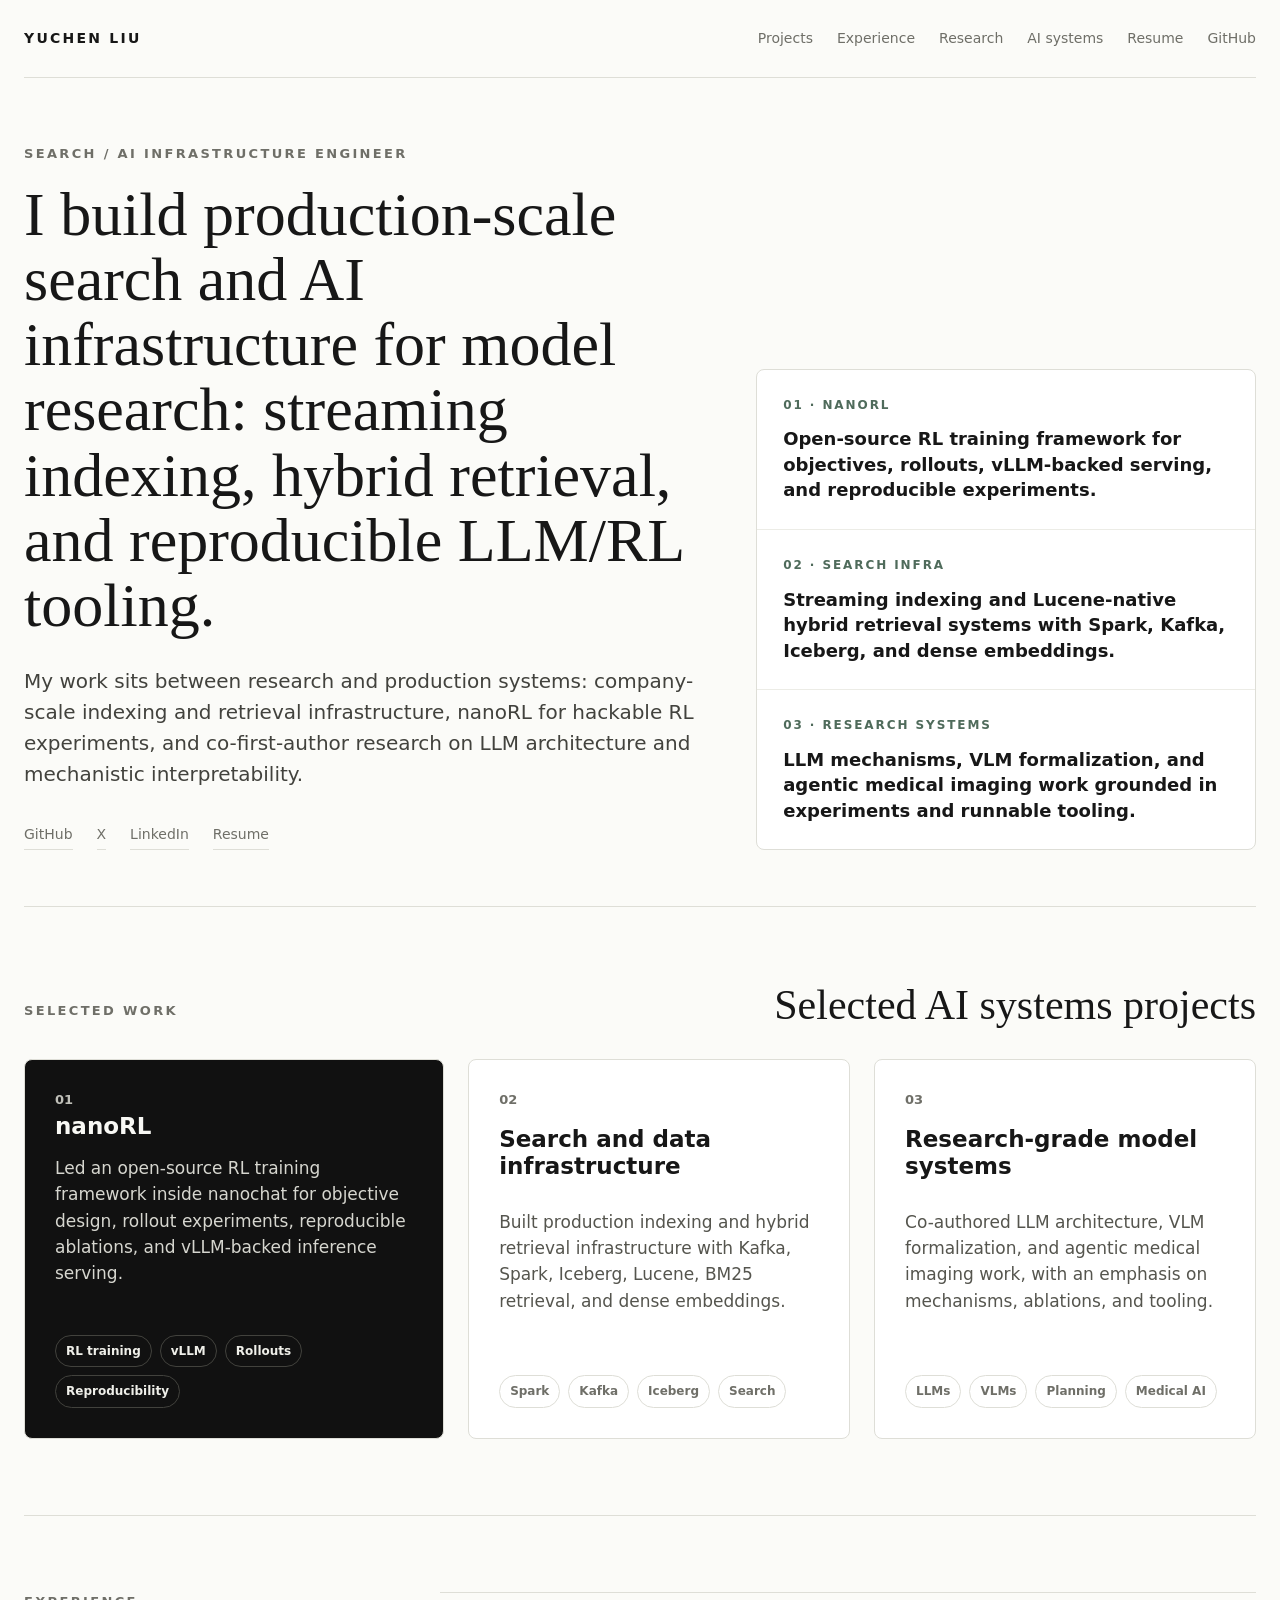
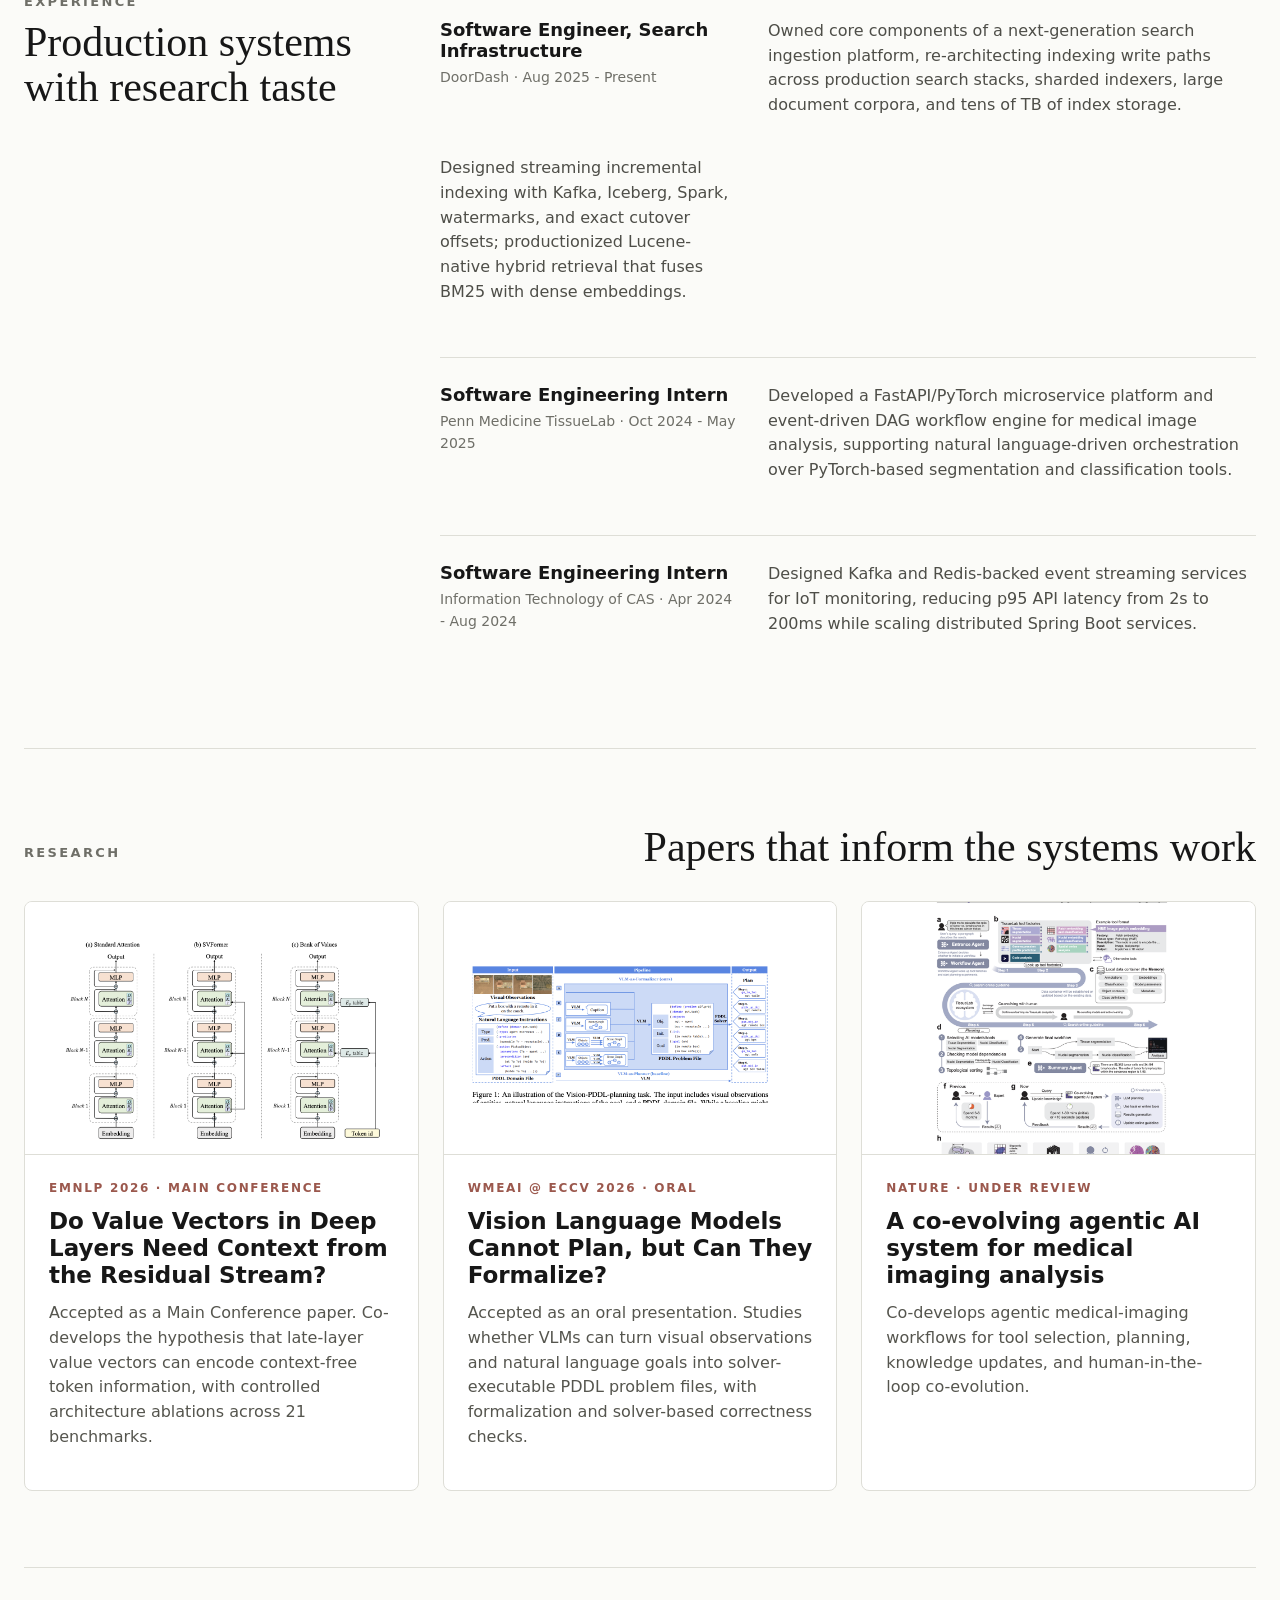
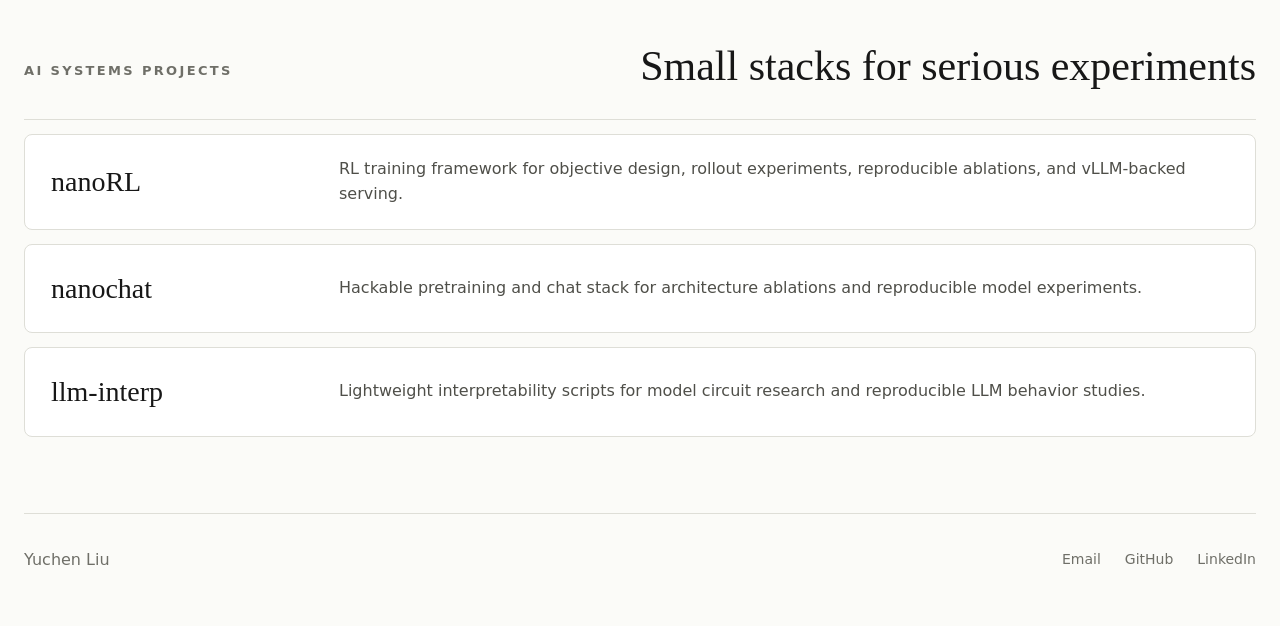
<file: index.html>
<!doctype html>
<html lang="en">
  <head>
    <meta charset="utf-8">
    <meta name="viewport" content="width=device-width, initial-scale=1">
    <title>Yuchen Liu</title>
    <meta
      name="description"
      content="Yuchen Liu builds production-scale search and AI infrastructure, hybrid retrieval systems, and research-grade LLM tooling."
    >
    <link rel="stylesheet" href="styles.css">
  </head>
  <body>
    <header class="site-header">
      <a class="wordmark" href="#top" aria-label="Yuchen Liu home">Yuchen Liu</a>
      <nav class="top-nav" aria-label="Primary navigation">
        <a href="#work">Projects</a>
        <a href="#experience">Experience</a>
        <a href="#research">Research</a>
        <a href="#open-source">AI systems</a>
        <a href="resume/">Resume</a>
        <a href="https://github.com/Upcccccc">GitHub</a>
      </nav>
    </header>

    <main id="top">
      <section class="hero" aria-labelledby="hero-title">
        <div class="hero-copy">
          <p class="eyebrow">Search / AI infrastructure engineer</p>
          <h1 id="hero-title">
            I build production-scale search and AI infrastructure for model
            research: streaming indexing, hybrid retrieval, and reproducible
            LLM/RL tooling.
          </h1>
          <p class="hero-text">
            My work sits between research and production systems: company-scale
            indexing and retrieval infrastructure, nanoRL for hackable RL
            experiments, and co-first-author research on LLM architecture and
            mechanistic interpretability.
          </p>
          <div class="hero-links" aria-label="Profile links">
            <a href="https://github.com/Upcccccc">GitHub</a>
            <a href="https://x.com/YuchenL52766559">X</a>
            <a href="https://www.linkedin.com/in/liuyuche/">LinkedIn</a>
            <a href="resume/">Resume</a>
          </div>
        </div>

        <div class="fit-panel" aria-label="Selected alignment">
          <div class="fit-row">
            <span class="fit-kicker">01 · nanoRL</span>
            <strong>Open-source RL training framework for objectives, rollouts, vLLM-backed serving, and reproducible experiments.</strong>
          </div>
          <div class="fit-row">
            <span class="fit-kicker">02 · Search infra</span>
            <strong>Streaming indexing and Lucene-native hybrid retrieval systems with Spark, Kafka, Iceberg, and dense embeddings.</strong>
          </div>
          <div class="fit-row">
            <span class="fit-kicker">03 · Research systems</span>
            <strong>LLM mechanisms, VLM formalization, and agentic medical imaging work grounded in experiments and runnable tooling.</strong>
          </div>
        </div>
      </section>

      <section class="section" id="work" aria-labelledby="work-title">
        <div class="section-heading">
          <p class="eyebrow">Selected work</p>
          <h2 id="work-title">Selected AI systems projects</h2>
        </div>

        <div class="feature-grid">
          <a class="feature-card primary" href="https://github.com/RiddleHe/nanochat">
            <span class="card-index">01</span>
            <h3>nanoRL</h3>
            <p>
              Led an open-source RL training framework inside nanochat for
              objective design, rollout experiments, reproducible ablations, and
              vLLM-backed inference serving.
            </p>
            <ul class="tag-list" aria-label="nanoRL keywords">
              <li>RL training</li>
              <li>vLLM</li>
              <li>Rollouts</li>
              <li>Reproducibility</li>
            </ul>
          </a>

          <a class="feature-card" href="#experience">
            <span class="card-index">02</span>
            <h3>Search and data infrastructure</h3>
            <p>
              Built production indexing and hybrid retrieval infrastructure with
              Kafka, Spark, Iceberg, Lucene, BM25 retrieval, and dense embeddings.
            </p>
            <ul class="tag-list" aria-label="Data infrastructure keywords">
              <li>Spark</li>
              <li>Kafka</li>
              <li>Iceberg</li>
              <li>Search</li>
            </ul>
          </a>

          <a class="feature-card" href="#research">
            <span class="card-index">03</span>
            <h3>Research-grade model systems</h3>
            <p>
              Co-authored LLM architecture, VLM formalization, and agentic medical
              imaging work, with an emphasis on mechanisms, ablations, and tooling.
            </p>
            <ul class="tag-list" aria-label="Research keywords">
              <li>LLMs</li>
              <li>VLMs</li>
              <li>Planning</li>
              <li>Medical AI</li>
            </ul>
          </a>
        </div>
      </section>

      <section class="section split-section" id="experience" aria-labelledby="experience-title">
        <div class="section-heading sticky-heading">
          <p class="eyebrow">Experience</p>
          <h2 id="experience-title">Production systems with research taste</h2>
        </div>

        <div class="timeline">
          <article class="timeline-item">
            <div>
              <h3>Software Engineer, Search Infrastructure</h3>
              <p>DoorDash · Aug 2025 - Present</p>
            </div>
            <p>
              Owned core components of a next-generation search ingestion
              platform, re-architecting indexing write paths across production
              search stacks, sharded indexers, large document corpora, and tens
              of TB of index storage.
            </p>
            <p>
              Designed streaming incremental indexing with Kafka, Iceberg, Spark,
              watermarks, and exact cutover offsets; productionized Lucene-native
              hybrid retrieval that fuses BM25 with dense embeddings.
            </p>
          </article>

          <article class="timeline-item">
            <div>
              <h3>Software Engineering Intern</h3>
              <p>Penn Medicine TissueLab · Oct 2024 - May 2025</p>
            </div>
            <p>
              Developed a FastAPI/PyTorch microservice platform and event-driven
              DAG workflow engine for medical image analysis, supporting natural
              language-driven orchestration over PyTorch-based segmentation and
              classification tools.
            </p>
          </article>

          <article class="timeline-item">
            <div>
              <h3>Software Engineering Intern</h3>
              <p>Information Technology of CAS · Apr 2024 - Aug 2024</p>
            </div>
            <p>
              Designed Kafka and Redis-backed event streaming services for IoT
              monitoring, reducing p95 API latency from 2s to 200ms while scaling
              distributed Spring Boot services.
            </p>
          </article>
        </div>
      </section>

      <section class="section" id="research" aria-labelledby="research-title">
        <div class="section-heading">
          <p class="eyebrow">Research</p>
          <h2 id="research-title">Papers that inform the systems work</h2>
        </div>

        <div class="paper-grid">
          <a class="paper-card" href="https://arxiv.org/abs/2606.02780">
            <img src="assets/images/bank-of-values.png" alt="Bank of Values architecture figure">
            <div class="paper-body">
              <p class="paper-meta">EMNLP 2026 · Main Conference</p>
              <h3>Do Value Vectors in Deep Layers Need Context from the Residual Stream?</h3>
              <p>
                Accepted as a Main Conference paper. Co-develops the hypothesis
                that late-layer value vectors can
                encode context-free token information, with controlled
                architecture ablations across 21 benchmarks.
              </p>
            </div>
          </a>

          <a class="paper-card" href="https://arxiv.org/abs/2509.21576">
            <img src="assets/images/vlm-formalize.png" alt="Vision-PDDL planning task pipeline">
            <div class="paper-body">
              <p class="paper-meta">WMEAI @ ECCV 2026 · Oral</p>
              <h3>Vision Language Models Cannot Plan, but Can They Formalize?</h3>
              <p>
                Accepted as an oral presentation. Studies whether VLMs can turn visual observations and natural
                language goals into solver-executable PDDL problem files, with
                formalization and solver-based correctness checks.
              </p>
            </div>
          </a>

          <a class="paper-card" href="https://arxiv.org/abs/2509.20279">
            <img src="assets/images/tissuelab-agentic.png" alt="Agentic medical imaging workflow diagram">
            <div class="paper-body">
              <p class="paper-meta">Nature · Under review</p>
              <h3>A co-evolving agentic AI system for medical imaging analysis</h3>
              <p>
                Co-develops agentic medical-imaging workflows for tool selection,
                planning, knowledge updates, and human-in-the-loop co-evolution.
              </p>
            </div>
          </a>
        </div>
      </section>

      <section class="section" id="open-source" aria-labelledby="oss-title">
        <div class="section-heading">
          <p class="eyebrow">AI systems projects</p>
          <h2 id="oss-title">Small stacks for serious experiments</h2>
        </div>

        <div class="repo-list">
          <a class="repo-row" href="https://github.com/RiddleHe/nanochat">
            <span>nanoRL</span>
            <p>RL training framework for objective design, rollout experiments, reproducible ablations, and vLLM-backed serving.</p>
          </a>
          <a class="repo-row" href="https://github.com/RiddleHe/nanochat">
            <span>nanochat</span>
            <p>Hackable pretraining and chat stack for architecture ablations and reproducible model experiments.</p>
          </a>
          <a class="repo-row" href="https://github.com/RiddleHe/llm-interp">
            <span>llm-interp</span>
            <p>Lightweight interpretability scripts for model circuit research and reproducible LLM behavior studies.</p>
          </a>
        </div>
      </section>
    </main>

    <footer class="site-footer">
      <p>Yuchen Liu</p>
      <div>
        <a href="mailto:yql6113@gmail.com">Email</a>
        <a href="https://github.com/Upcccccc">GitHub</a>
        <a href="https://www.linkedin.com/in/liuyuche/">LinkedIn</a>
      </div>
    </footer>

    <script src="script.js"></script>
  </body>
</html>
</file>
<file: styles.css>
:root {
  color-scheme: light;
  --bg: #fbfbf8;
  --panel: #ffffff;
  --ink: #171717;
  --muted: #6f6f68;
  --line: #deded7;
  --soft-line: #ecece6;
  --blue: #305f7a;
  --green: #4f6b5b;
  --red: #9b584d;
  --shadow: 0 18px 38px rgba(20, 20, 20, 0.08);
}

* {
  box-sizing: border-box;
}

html {
  scroll-behavior: smooth;
}

body {
  margin: 0;
  background: var(--bg);
  color: var(--ink);
  font-family: Inter, ui-sans-serif, system-ui, -apple-system, BlinkMacSystemFont, "Segoe UI", sans-serif;
  font-size: 16px;
  line-height: 1.55;
  letter-spacing: 0;
}

a {
  color: inherit;
  text-decoration: none;
}

img {
  display: block;
  max-width: 100%;
}

.site-header,
.site-footer,
main {
  width: min(1480px, calc(100% - 48px));
  margin: 0 auto;
}

.site-header {
  position: sticky;
  top: 0;
  z-index: 20;
  display: flex;
  align-items: center;
  justify-content: space-between;
  min-height: 78px;
  border-bottom: 1px solid var(--line);
  background: rgba(251, 251, 248, 0.92);
  backdrop-filter: blur(12px);
}

.wordmark {
  font-size: 14px;
  font-weight: 800;
  letter-spacing: 0.16em;
  text-transform: uppercase;
}

.top-nav,
.hero-links,
.site-footer div {
  display: flex;
  align-items: center;
  gap: 24px;
}

.top-nav a,
.hero-links a,
.site-footer a {
  color: var(--muted);
  font-size: 14px;
  transition: color 180ms ease, transform 180ms ease;
}

.top-nav a:hover,
.hero-links a:hover,
.site-footer a:hover {
  color: var(--ink);
  transform: translateY(-1px);
}

.hero {
  display: grid;
  grid-template-columns: minmax(0, 1.15fr) minmax(360px, 0.85fr);
  gap: 56px;
  align-items: end;
  min-height: min(760px, calc(100vh - 78px));
  padding: 66px 0 56px;
  border-bottom: 1px solid var(--line);
}

.eyebrow {
  margin: 0 0 18px;
  color: var(--muted);
  font-size: 13px;
  font-weight: 700;
  letter-spacing: 0.18em;
  text-transform: uppercase;
}

h1,
h2,
h3,
p {
  margin-top: 0;
}

h1,
h2 {
  font-family: Georgia, "Times New Roman", serif;
  font-weight: 500;
  letter-spacing: 0;
}

h1 {
  max-width: 980px;
  margin-bottom: 28px;
  font-size: 62px;
  line-height: 1.05;
}

h2 {
  margin-bottom: 0;
  font-size: 42px;
  line-height: 1.08;
}

h3 {
  margin-bottom: 12px;
  font-size: 23px;
  line-height: 1.18;
  letter-spacing: 0;
}

.hero-text {
  max-width: 830px;
  margin-bottom: 34px;
  color: #42423d;
  font-size: 20px;
  line-height: 1.55;
}

.hero-links {
  flex-wrap: wrap;
}

.hero-links a {
  padding-bottom: 4px;
  border-bottom: 1px solid var(--line);
}

.fit-panel {
  display: grid;
  gap: 0;
  border: 1px solid var(--line);
  border-radius: 8px;
  background: var(--panel);
  overflow: hidden;
}

.fit-row {
  padding: 26px;
  border-bottom: 1px solid var(--soft-line);
  transition: background 180ms ease, transform 180ms ease;
}

.fit-row:last-child {
  border-bottom: 0;
}

.fit-row:hover {
  background: #f4f6f3;
  transform: translateY(-2px);
}

.fit-kicker {
  display: block;
  margin-bottom: 12px;
  color: var(--green);
  font-size: 12px;
  font-weight: 800;
  letter-spacing: 0.16em;
  text-transform: uppercase;
}

.fit-row strong {
  display: block;
  max-width: 520px;
  font-size: 18px;
  line-height: 1.42;
}

.section {
  padding: 76px 0;
  border-bottom: 1px solid var(--line);
}

.section-heading {
  display: flex;
  align-items: end;
  justify-content: space-between;
  gap: 32px;
  margin-bottom: 30px;
}

.section-heading .eyebrow {
  min-width: 170px;
  margin-bottom: 8px;
}

.feature-grid {
  display: grid;
  grid-template-columns: 1.1fr 1fr 1fr;
  gap: 24px;
}

.feature-card,
.paper-card,
.repo-row {
  border: 1px solid var(--line);
  border-radius: 8px;
  background: var(--panel);
  transition: transform 190ms ease, box-shadow 190ms ease, border-color 190ms ease;
}

.feature-card:hover,
.paper-card:hover,
.repo-row:hover {
  border-color: #c7c7bf;
  box-shadow: var(--shadow);
  transform: perspective(900px) rotateX(var(--tilt-x, 0deg)) rotateY(var(--tilt-y, 0deg)) translateY(-7px);
}

.feature-card {
  min-height: 380px;
  display: flex;
  flex-direction: column;
  justify-content: space-between;
  padding: 30px;
}

.feature-card.primary {
  background: #111111;
  color: #f8f8f4;
}

.feature-card p {
  color: #55554e;
  font-size: 17px;
}

.feature-card.primary p {
  color: #d6d6cf;
}

.card-index {
  color: var(--muted);
  font-size: 13px;
  font-weight: 700;
}

.feature-card.primary .card-index {
  color: #bfbfb8;
}

.tag-list {
  display: flex;
  flex-wrap: wrap;
  gap: 8px;
  padding: 0;
  margin: 28px 0 0;
  list-style: none;
}

.tag-list li {
  border: 1px solid var(--line);
  border-radius: 999px;
  padding: 6px 10px;
  color: var(--muted);
  font-size: 12px;
  font-weight: 700;
}

.primary .tag-list li {
  border-color: #42423d;
  color: #efefe9;
}

.split-section {
  display: grid;
  grid-template-columns: 360px minmax(0, 1fr);
  gap: 56px;
  align-items: start;
}

.split-section .section-heading {
  display: block;
  margin-bottom: 0;
}

.sticky-heading {
  position: sticky;
  top: 112px;
}

.timeline {
  display: grid;
  gap: 16px;
}

.timeline-item {
  display: grid;
  grid-template-columns: 300px minmax(0, 1fr);
  gap: 28px;
  padding: 26px 0;
  border-top: 1px solid var(--line);
}

.timeline-item h3 {
  margin-bottom: 6px;
  font-size: 18px;
}

.timeline-item p {
  margin-bottom: 10px;
  color: #4e4e48;
}

.timeline-item div p {
  color: var(--muted);
  font-size: 14px;
}

.paper-grid {
  display: grid;
  grid-template-columns: repeat(3, minmax(0, 1fr));
  gap: 24px;
}

.paper-card {
  overflow: hidden;
}

.paper-card img {
  width: 100%;
  aspect-ratio: 1.55;
  object-fit: cover;
  background: #fff;
  border-bottom: 1px solid var(--line);
}

.paper-body {
  padding: 24px;
}

.paper-meta {
  margin-bottom: 10px;
  color: var(--red);
  font-size: 12px;
  font-weight: 800;
  letter-spacing: 0.14em;
  text-transform: uppercase;
}

.paper-body p:last-child {
  color: #55554e;
}

.repo-list {
  border-top: 1px solid var(--line);
}

.repo-row {
  display: grid;
  grid-template-columns: 260px minmax(0, 1fr);
  gap: 28px;
  align-items: center;
  margin-top: 14px;
  padding: 22px 26px;
}

.repo-row span {
  font-family: Georgia, "Times New Roman", serif;
  font-size: 28px;
}

.repo-row p {
  margin-bottom: 0;
  color: #4f4f49;
}

.site-footer {
  display: flex;
  justify-content: space-between;
  gap: 28px;
  padding: 34px 0 54px;
}

.site-footer p {
  margin-bottom: 0;
  color: var(--muted);
}

@media (max-width: 1080px) {
  .hero,
  .split-section {
    grid-template-columns: 1fr;
  }

  .hero {
    min-height: auto;
  }

  h1 {
    font-size: 48px;
  }

  .feature-grid,
  .paper-grid {
    grid-template-columns: 1fr;
  }

  .feature-card {
    min-height: 300px;
  }

  .sticky-heading {
    position: static;
  }
}

@media (max-width: 760px) {
  .site-header,
  .site-footer,
  main {
    width: min(100% - 28px, 1480px);
  }

  .site-header {
    align-items: flex-start;
    flex-direction: column;
    justify-content: center;
    gap: 14px;
    min-height: 116px;
  }

  .top-nav,
  .hero-links,
  .site-footer div {
    gap: 14px;
    flex-wrap: wrap;
  }

  .top-nav a {
    font-size: 13px;
  }

  .hero {
    padding: 38px 0 38px;
  }

  h1 {
    font-size: 33px;
  }

  h2 {
    font-size: 31px;
  }

  .hero-text {
    font-size: 16px;
  }

  .section {
    padding: 50px 0;
  }

  .section-heading {
    display: block;
  }

  .timeline-item,
  .repo-row {
    grid-template-columns: 1fr;
    gap: 10px;
  }

  .fit-row,
  .feature-card,
  .paper-body,
  .repo-row {
    padding: 20px;
  }

  .site-footer {
    flex-direction: column;
  }
}
</file>
